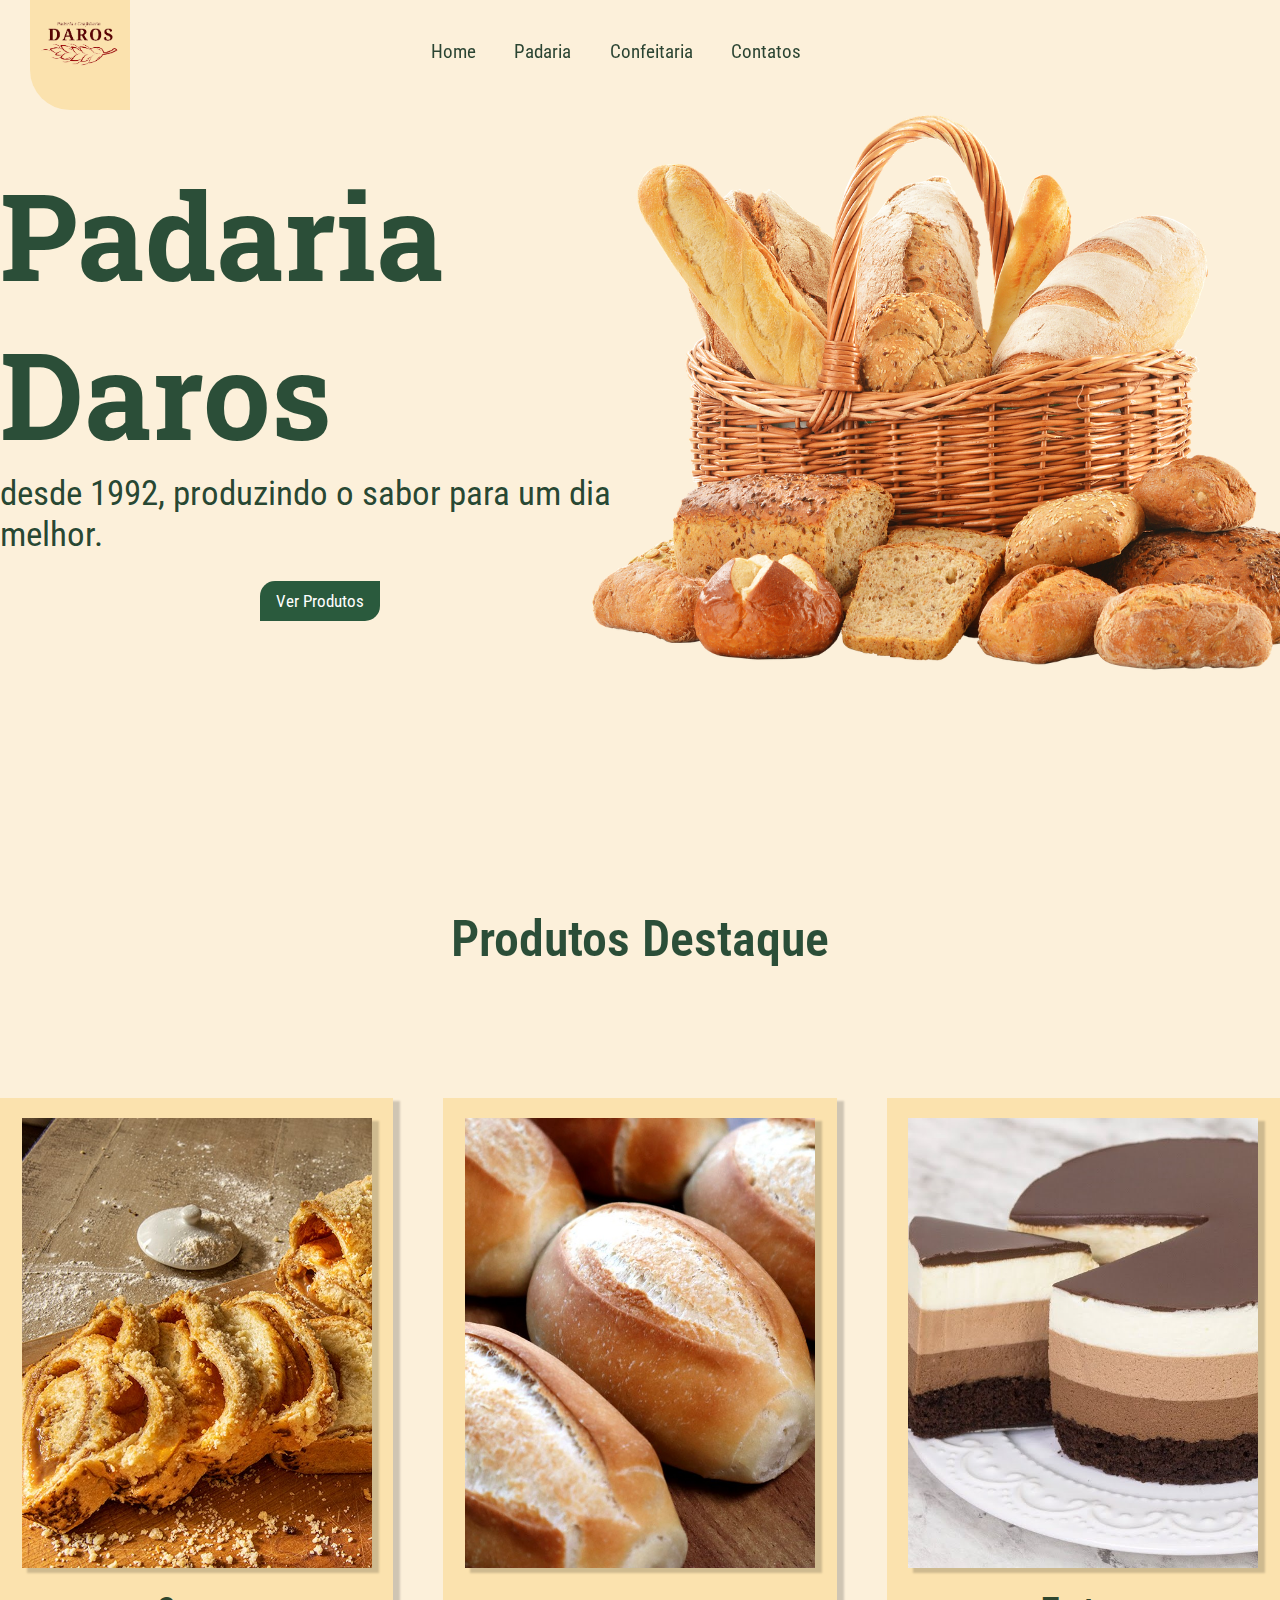
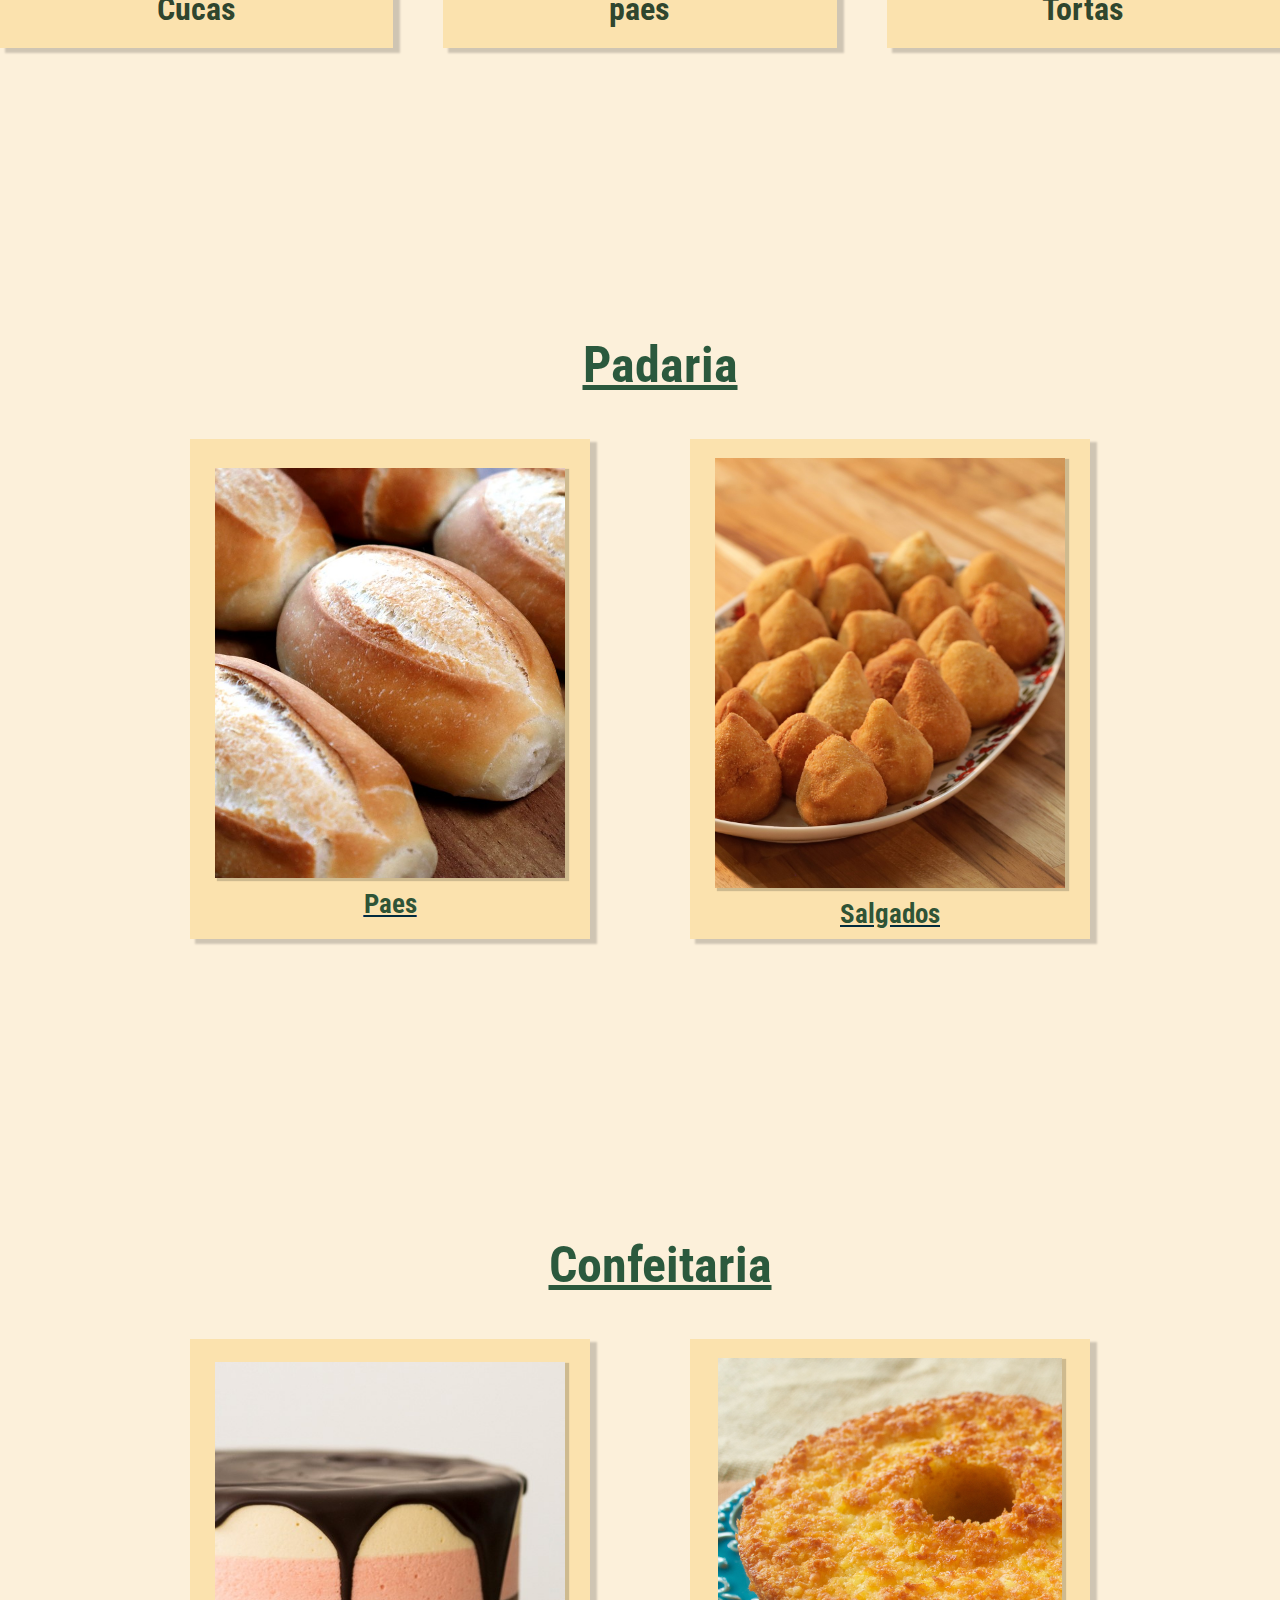
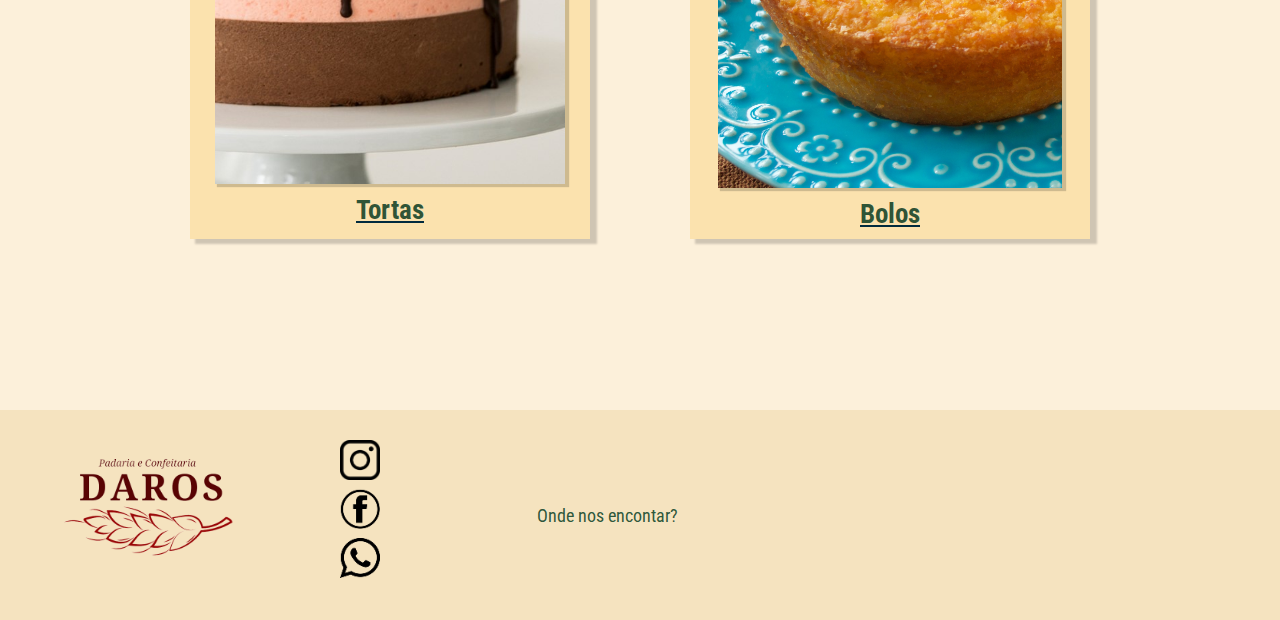
<file: index.html>
<!DOCTYPE html>
<html lang="pt-BR">

<head>
    <meta charset="UTF-8">
    <meta name="viewport" content="width=device-width, initial-scale=1.0">
    <link rel="shortcut icon" href="./images/favicon.ico" type="image/x-icon">
    <link rel="stylesheet" href="./style.css">
    <link rel="preconnect" href="https://fonts.googleapis.com">
    <link rel="preconnect" href="https://fonts.gstatic.com" crossorigin>
    <link href="https://fonts.googleapis.com/css2?family=Roboto+Condensed:wght@300;400&family=Roboto+Slab&display=swap"
        rel="stylesheet">
    <title>Padaria Daros</title>
</head>

<body>
    <header>
        <div class="logo-box">
            <img src="./images/daros-sf.png" alt="logo" class="logo-box-img">
        </div>

        <button class="hidden-menu-btn"></button>

        <div class="backdrop"></div>

        <div class="hidden-menu">

            <nav>
                <a href="#" class="hidden-links" style="animation-delay: 0.2s;">Home</a>
                <a href="#trd-section" class="hidden-links" style="animation-delay: 0.3s;">Padaria</a>
                <a href="#frt-section" class="hidden-links" style="animation-delay: 0.4s;">Confeitaria</a>
                <a href="#footer" class="hidden-links" style="animation-delay: 0.5s;">Contatos</a>
            </nav>
        </div>

        <div class="menu-bar">
            <a href="">Home</a>
            <a href="#trd-section">Padaria</a>
            <a href="#frt-section">Confeitaria</a>
            <a href="#footer">Contatos</a>
        </div>
    </header>

    <section class="fst-container">
        <div class="fst-container-left">
            <h1>Padaria Daros</h1>
            <h2>desde 1992, produzindo o sabor para um dia melhor.</h2>
            <button class="see-more">Ver Produtos</button>
        </div>

        <div class="fst-container-right">
            <img src="./images/bread-png.png" alt="bread-icon">
        </div>
    </section>

    <section class="scd-container" id="fst-link-btn">
        <p class="title-scd-container">Produtos Destaque</p>

        <div class="hot-sale-products">
            <div id="hot-products">
                <img src="./images/cucas.jpeg" alt="">
                <h1>Cucas</h1>
                <p class="hsp-main-text">Nossas cucas recheadas sao o toque especial de uma receita tradicional
                    Italiana, deliciosas de qualquer forma! </p>
            </div>

            <div id="hot-products">
                <img src="./images/paes.jpg" alt="">
                <h1>paes</h1>
                <p class="hsp-main-text">Quem nao gosta de um paozinho, afinal nao tem como nao gostar, com diversos
                    tipos de paes, seu cafe da manha fica mais saboroso!</p>
            </div>

            <div id="hot-products">
                <img src="./images/tortas.jpg" alt="">
                <h1>Tortas</h1>
                <p class="hsp-main-text">Nossas maravilhosas tortas sao o que nao pode faltar em um almoco, ou data
                    comemorativa, conte conosco para adocar sua vida!</p>
            </div>
        </div>

        <div class="carousel">
            <div class="carousel-container">
                <div class="carousel-item active paoDiBatata">
                    <img id="carousel-images-opacity" src="./images/paes.jpg" alt="Imagem 1">
                </div>
                <div class="carousel-item">
                    <img id="carousel-images-opacity" src="./images/coxinhas.jpg" alt="Imagem 2">
                </div>
                <div class="carousel-item">
                    <img id="carousel-images-opacity" src="./images/cucas.jpeg" alt="Imagem 3">
                </div>
            </div>
            <a class="carousel-prev" href="#">Anterior</a>
            <a class="carousel-next" href="#">Próximo</a>
        </div>


    </section>

    <section class="trd-container" id="trd-section">
        <h1 class="title-trd-container">Padaria</h1>
        <div class="trd-cont-products">
            <a id="trd-cont-products-box" href="./paes/paes.html">
                <img src="./images/paes.jpg" alt="bread-image">
                <h1>Paes</h1>
            </a>
            <a id="trd-cont-products-box" href="./snacks/snacks.html">
                <img src="./images/coxinhas.jpg" alt="">
                <h1>Salgados</h1>
            </a>
        </div>
    </section>

    <section class="frt-container" id="frt-section">
        <h1 class="title-frt-container">Confeitaria</h1>
        <div class="frt-cont-products">
            <a id="frt-cont-products-box" href="./cakes/cakes.html">
                <img src="./cakes-img/torta.jpg" alt="">
                <h1>Tortas</h1>
            </a>
            <a id="frt-cont-products-box" href="./cakes2/cakes2.html">
                <img src="./cakes-img/bolo.jpeg" alt="">
                <h1>Bolos</h1>
            </a>
        </div>
    </section>

    <footer id="footer">
        <a class="footer-one" href="#">
            <img src="./images/daros-sf.png" alt="prime-logo">
        </a>

        <div class="footer-two" id="footer">
            <a href="https://www.instagram.com/padariadaros/"><img src="./icons/instagram.png" alt=""></a>
            <a href="https://www.facebook.com/PADARIADAROS/?locale=pt_BR"><img src="./icons/facebook.png" alt=""></a>
            <a href=""><img src="./icons/whatsapp.png" alt=""></a>
        </div>

        <div class="footer-three" id="footer">
            <a href="https://goo.gl/maps/N2GPNHNMDuJNq7yS7">Onde nos encontar?</a>
        </div>
    </footer>
</body>
<script src="./script.js"></script>

</html>
</file>
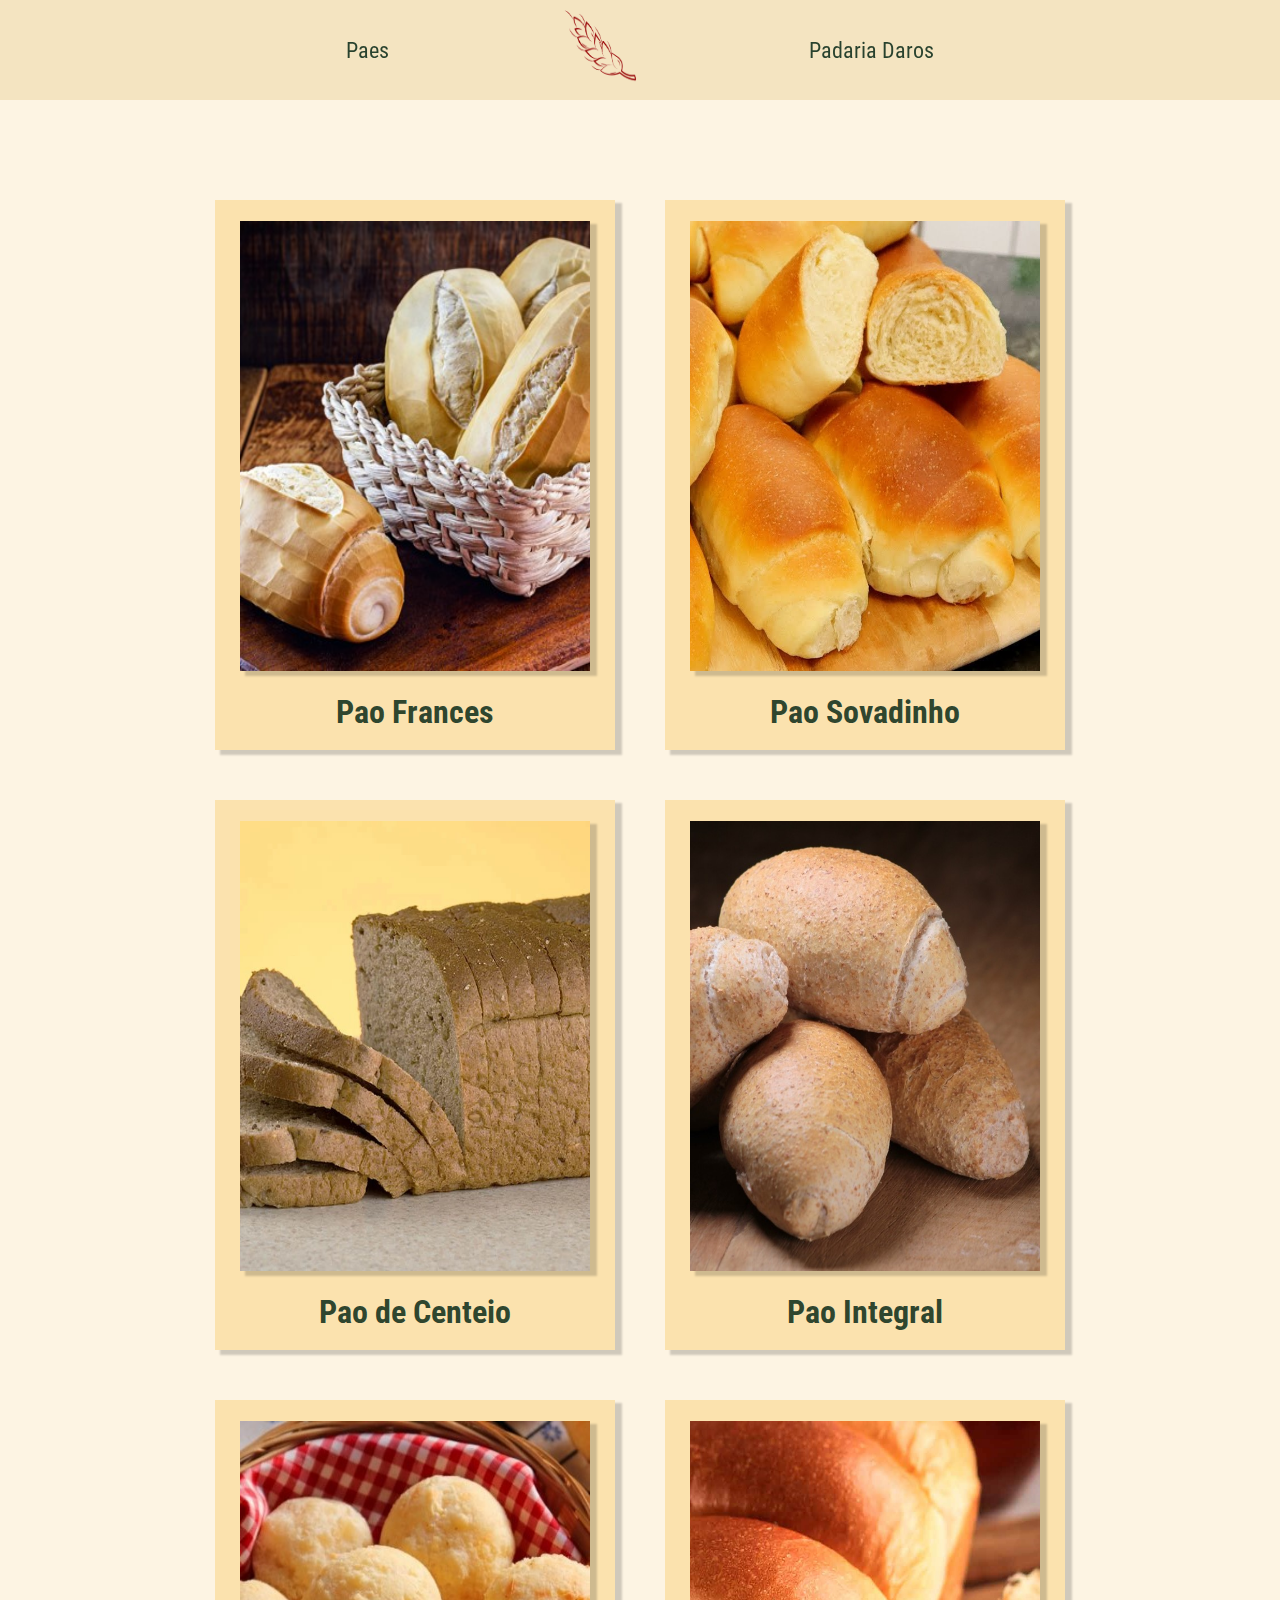
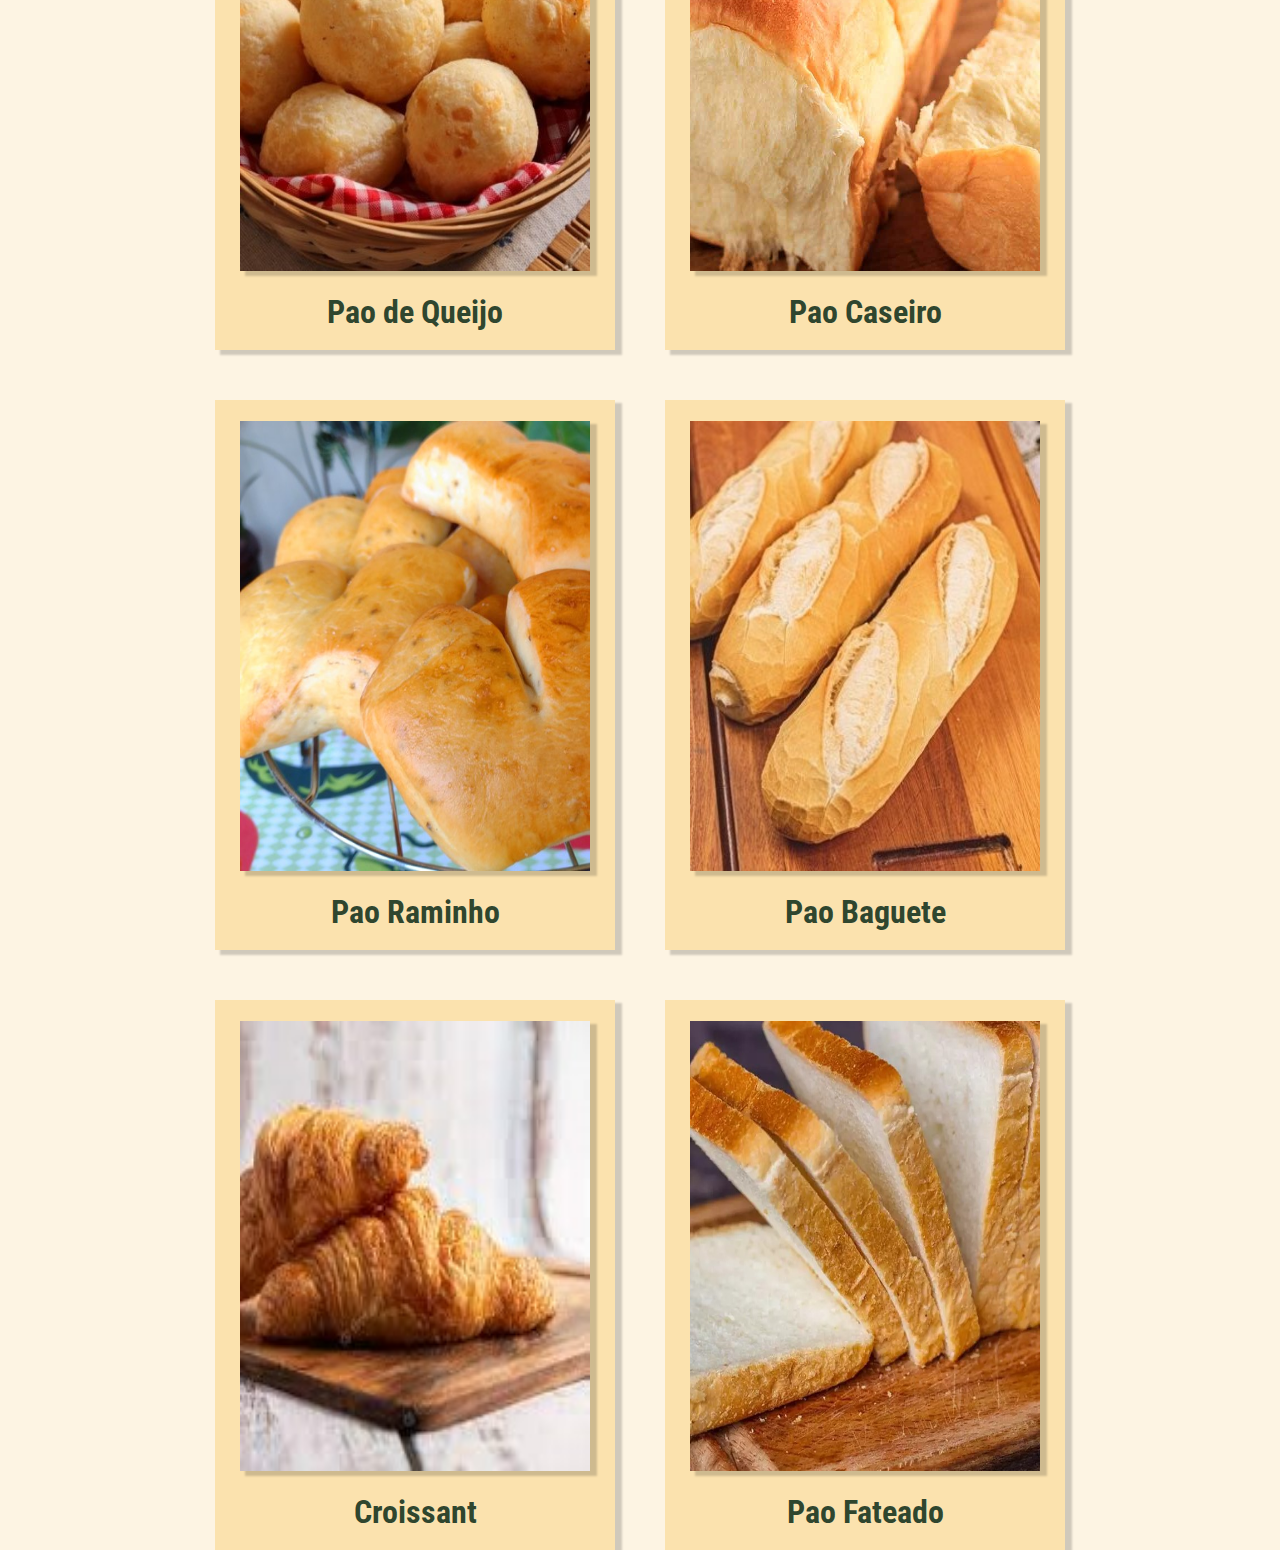
<file: paes/paes.html>
<!DOCTYPE html>
<html lang="pt-BR">
<head>
    <meta charset="UTF-8">
    <meta name="viewport" content="width=device-width, initial-scale=1.0">
    <link rel="shortcut icon" href="../images/favicon.ico" type="image/x-icon">
    <link rel="preconnect" href="https://fonts.googleapis.com">
    <link rel="preconnect" href="https://fonts.gstatic.com" crossorigin>
    <link href="https://fonts.googleapis.com/css2?family=Roboto+Condensed:wght@300;400&family=Roboto+Slab&display=swap"
        rel="stylesheet">
    <link rel="stylesheet" href="./paes.css">
    <title>Padaria Daros</title>
</head>
<body>
    <header id="header-menu">
        <p>Paes</p>
        <a href="#"><img src="../images/DarosSlimsf.png" alt="logo"></a>
        <p>Padaria Daros</p>
    </header>

    <section class="menu" id="product-menu">
        <div id="product-box">
            <img src="./img/frances.jpg" alt="">
            <p id="main-text">Lorem ipsum dolor sit amet consectetur adipisicing elit. Laudantium, praesentium a ad optio amet repellat laborum obcaecati rerum tenetur at fugiat explicabo soluta ipsam voluptatum cum eum nulla distinctio eos.</p>
            <h1>Pao Frances</h1>
        </div>
        <div id="product-box">
            <img src="./img/paozinho.jpg" alt="">
            <p id="main-text">Lorem ipsum dolor, sit amet consectetur adipisicing elit. Aliquam perspiciatis tempora explicabo culpa cupiditate amet ducimus, porro, debitis dicta officia, assumenda asperiores? Consequatur temporibus enim facilis laborum rerum velit ipsum.</p>
            <h1>Pao Sovadinho</h1>
        </div>
        <div id="product-box">
            <img src="./img/centeio.jpg" alt="">
            <p id="main-text">Lorem ipsum dolor sit amet consectetur adipisicing elit. Id dolorem laboriosam ipsum sint nam, provident recusandae nesciunt minus. Cum corrupti vero, quas dicta deserunt reprehenderit quod quisquam perspiciatis aspernatur explicabo.</p>
            <h1>Pao de Centeio</h1>
        </div>
        <div id="product-box">
            <img src="./img/integral.jpeg" alt="">
            <p id="main-text">Lorem ipsum dolor sit amet consectetur adipisicing elit. Tempora nam reiciendis obcaecati fuga perferendis fugiat dolore, molestiae nisi, repudiandae et quae. Quidem quae culpa dolorem autem. Omnis optio odit esse.</p>
            <h1>Pao Integral</h1>
        </div>
        <div id="product-box">
            <img src="./img/pao de queijo.jpg" alt="">
            <p id="main-text">Lorem ipsum dolor sit amet, consectetur adipisicing elit. Iure repudiandae nesciunt magnam consequuntur magni mollitia temporibus recusandae accusantium incidunt soluta iste quod provident harum rem, quisquam optio ad exercitationem dolor!</p>
            <h1>Pao de Queijo</h1>
        </div>
        <div id="product-box">
            <img src="./img/caseiro.jpg" alt="">
            <p id="main-text">Lorem ipsum, dolor sit amet consectetur adipisicing elit. Iste quod neque quae, iusto dicta cumque consequuntur distinctio adipisci doloribus, porro quaerat, quos eum. Placeat fuga voluptatem nulla eveniet consectetur quidem?</p>
            <h1>Pao Caseiro</h1>
        </div>
        <div id="product-box">
            <img src="./img/raminho.jpg" alt="">
            <p id="main-text">Lorem, ipsum dolor sit amet consectetur adipisicing elit. Eaque vero optio recusandae possimus at! Perspiciatis quae labore neque eius, similique aut dicta architecto consequuntur, iure deleniti possimus laudantium quod dolore.</p>
            <h1>Pao Raminho</h1>
        </div>
        <div id="product-box">
            <img src="./img/baguete.jpg" alt="">
            <p id="main-text">Lorem ipsum dolor sit amet consectetur, adipisicing elit. Eligendi ex praesentium ullam doloremque repellendus maiores eveniet non esse ipsum labore at consequatur magnam nesciunt dolores, sapiente nobis cupiditate eaque! Aspernatur?</p>
            <h1>Pao Baguete</h1>
        </div>
        <div id="product-box">
            <img src="./img/croissant.jpeg" alt="">
            <p id="main-text">Lorem ipsum dolor sit amet consectetur adipisicing elit. Tempora nam, dignissimos earum natus consectetur at iusto saepe facere, quibusdam perferendis molestiae ea id nesciunt, odio perspiciatis. Vero excepturi quo illo!</p>
            <h1>Croissant</h1>
        </div>
        <div id="product-box">
            <img src="./img/forma.jpg" alt="">
            <p id="main-text">Lorem ipsum dolor sit amet consectetur adipisicing elit. Laborum aspernatur nam quae magnam minus omnis commodi architecto iusto dolores. Eum earum explicabo ea quasi maiores fugiat non voluptatem ad reprehenderit?</p>
            <h1>Pao Fateado</h1>
        </div>
    </section>
</body>
</html>
</file>
<file: style.css>
@keyframes temporizer {
    from {
        color: #000000;
    }

    to {
        color: #488b6ad5;
    }
}


* {
    margin: 0;
    padding: 0;
    box-sizing: border-box;
    font-family: 'Roboto Condensed', sans-serif;
}

HTML {
    scroll-behavior: smooth;
}

body {
    background-color: #fcf0da;
}

/*responsive header*/

.hidden-menu-btn {
    border: 0;
    display: grid;
    place-items: center;
    display: none;
}

/*header menu config*/

header {
    width: 100vw;
    display: flex;
    top: 0;
    position: fixed;
    z-index: 999;
    transition: margin-top 0.3s ease;
    background-color: inherit;
}

.logo-box {
    width: 100px;
    height: 110px;
    background-color: #fbe2ae;
    margin-left: 30px;
    border-bottom-left-radius: 40px;
    transition: margin-top 0.3s ease;
}

.logo-box-img {
    width: 90px;
    margin-left: 5px;
}

.menu-bar {
    position: fixed;
}

.menu-bar {
    margin: 40px;
    display: flex;
    justify-content: center;
    gap: 3vw;
    width: 90vw;
}

.menu-bar a {
    color: #002211d5;
    font-size: 19px;
    text-decoration: none;
    position: relative;
}

.menu-bar a::after {
    content: " ";
    width: 0%;
    height: 2px;
    background-color: #00391cd5;
    position: absolute;
    bottom: 0;
    left: 0;
    transition: 0.35s ease-in-out;
}

.menu-bar a:hover {
    animation-name: temporizer;
    animation-duration: 0.4s;
    color: #488b6ad5;
}

.menu-bar a:hover::after {
    width: 100%;
}

/*first container*/

.fst-container {
    margin-top: 100px;
    width: 100vw;
    height: 90vh;
    display: flex;
}

.fst-container-left {
    width: 50vw;
    display: flex;
    flex-direction: column;
    justify-content: center;
    align-items: center;
    margin-bottom: 300px;
}

.fst-container-left h1 {
    font-family: 'Roboto Slab', serif;
    font-size: 120px;
    color: #002d17d4;
}

.fst-container-left h2 {
    color: #002914da;
    font-weight: 400;
    font-size: 35px;
}

.fst-container-left button {
    position: absolute;
    bottom: 31%;
    width: 120px;
    height: 40px;
    border: none;
    background-color: #003c1ed5;
    color: #ffffff;
    border-top-left-radius: 15px;
    border-bottom-right-radius: 15px;
    cursor: pointer;
    font-size: 17px;
    font-weight: 300px;
}

.fst-container-left button:hover {
    transform: scale(0.97);
}

.fst-container-right {
    width: 50vw;
    display: flex;
    justify-content: center
}

.fst-container-right img {
    width: 800px;
    height: 600px;
}

/*second part of the website*/

.scd-container {
    height: 100vh;
    width: 100vw;
    display: flex;
    flex-direction: column;
    align-items: center;
    position: relative;
}

.title-scd-container {
    color: #002d17d4;
    font-weight: 600;
    font-size: 50px;
}

.hot-sale-products {
    width: 100vw;
    height: 90vh;
    display: flex;
    gap: 50px;
    align-items: center;
    justify-content: center;
}

#hot-products {
    background-color: #fbe2ae;
    position: relative;
    width: 400px;
    height: 550px;
    display: flex;
    flex-direction: column;
    justify-content: center;
    align-items: center;
    box-shadow: 6px 4px 2px 1px #0000002d;
}

#hot-products h1 {
    position: absolute;
    bottom: 20px;
    color: #002211d5;
}

.hsp-main-text {
    display: none;
    text-align: center;
}

#hot-products img {
    max-width: 350px;
    max-height: 450px;
    height: 550px;
    position: absolute;
    top: 20px;
    box-shadow: 6px 4px 2px 1px #0000002d;
}

#hot-products:hover {
    transition: 0.3s;
    height: 600px;
    width: 420px;
    ;
}

#hot-products:hover img {
    transition: 0.5s;
    max-width: 220px;
    max-height: 250px;
    position: absolute;
    top: -30px;
}

#hot-products:hover .hsp-main-text {
    transition: 0.5s;
    display: block;
    margin-top: 100px;
    width: 240px;
    color: #013018d5;
    font-size: 23px;
}

/*carousel*/

.carousel {
    display: none;
}

/*third part of the website*/

.trd-container {
    height: 100vh;
    width: 100vw;
    display: flex;
    flex-direction: column;
    align-items: center;
    justify-content: center;
}

.title-trd-container {
    position: relative;
    bottom: 5vh;
    font-size: 50px;
    color: #013b1ed5;
    text-decoration: underline;
    margin-left: 40px;
}

.trd-cont-products {
    display: flex;
    gap: 100px;
}

#trd-cont-products-box {
    width: 400px;
    height: 500px;
    background-color: #fbe2ae;
    display: flex;
    justify-content: center;
    align-items: center;
    flex-direction: column;
    box-shadow: 6px 4px 2px 1px #0000002d;
}

#trd-cont-products-box img {
    max-width: 350px;
    max-height: 430px;
    box-shadow: 3px 2px 1px 1px #0000002d;
}

#trd-cont-products-box h1 {
    font-size: 27px;
    position: relative;
    bottom: -2%;
    color: #01341bd4;
    text-decoration: underline;
}

.carousel-bakery {
    display: none;
}

/*fourth page*/

.frt-container {
    height: 100vh;
    width: 100vw;
    display: flex;
    flex-direction: column;
    align-items: center;
    justify-content: center;
}

.title-frt-container {
    position: relative;
    bottom: 5vh;
    font-size: 50px;
    color: #013b1ed5;
    text-decoration: underline;
    margin-left: 40px;
}

.frt-cont-products {
    display: flex;
    gap: 100px;
}

#frt-cont-products-box {
    width: 400px;
    height: 500px;
    background-color: #fbe2ae;
    display: flex;
    justify-content: center;
    align-items: center;
    flex-direction: column;
    box-shadow: 6px 4px 2px 1px #0000002d;
}

#frt-cont-products-box img {
    max-width: 350px;
    max-height: 430px;
    box-shadow: 3px 2px 1px 1px #0000002d;
}

#frt-cont-products-box h1 {
    font-size: 27px;
    position: relative;
    bottom: -2%;
    color: #01341bd4;
    text-decoration: underline;
}

/*footer*/

footer {
    display: flex;
    background-color: #f3e0b8cd;
}

.footer-one img {
    width: 200px;
    margin-left: 50px;
}

.footer-two {
    height: 180px;
    display: flex;
    flex-direction: column;
    margin-left: 7%;
    margin-top: 30px;
    gap: 5px;
}

.footer-two img {
    width: 40px;
    height: 40px;
}

.footer-three {
    margin-left: 10%;
    width: 200px;
    display: flex;
    justify-content: center;
    align-items: center;
}

.footer-three a {
    color: #00391cd5;
    text-decoration: none;
    font-size: 18px;
}

/*coisas que eu esqueci onde seria*/

.hidden-menu {
    display: none;
}

/*responsivity*/


@media only screen and (max-width: 400px) {
    /* Header */

    .logo-box {
        display: none;
    }

    .fst-container-left h1 {
        position: relative;
        top: -30px;
        display: flex;
        text-align: center;
    }

    .fst-container-right img {}

    .hidden-menu-btn {
        display: flex;
        position: fixed;
        top: 20px;
        right: 40px;
        width: 40px;
        height: 40px;
        background-image: url('./icons/menuPng.png');
        background-color: transparent;
        background-size: cover;
        cursor: pointer;
        z-index: 3;
    }

    body.open .hidden-menu-btn {
        background-image: url('./icons/closepng.png');
    }

    .hidden-menu {
        position: fixed;
        display: grid;
        inset: 0;
        place-items: center;
        z-index: 2;
    }

    .hidden-menu nav {
        display: flex;
        flex-direction: column;
        justify-content: center;
        justify-items: center;
        gap: 25px;
        visibility: hidden;
    }

    body.open .hidden-menu nav {
        visibility: visible;
    }

    .hidden-menu nav a {
        text-decoration: none;
        font-size: 28px;
        font-weight: 700;
        color: white;
        padding: 10px 20px;
        text-align: center;
        opacity: 1;
        transition: 0.25s;
    }

    body.open .hidden-menu a {
        animation: show 0.3s backwards;
    }

    .hidden-menu nav:hover a:not(:hover) {
        opacity: 0.5;
    }

    @keyframes show {
        0% {
            opacity: 0;
            translate: 0 -30px;
        }

        100% {
            opacity: 1;
            translate: 0 0;
        }
    }

    .backdrop {
        position: fixed;
        top: 20px;
        left: 20px;
        height: 100vh;
        aspect-ratio: 1/1;
        translate: -50 -50;
        scale: 0;
        opacity: 0;
        background-color: rgba(0, 0, 0, 0.8);
        border-radius: 50%;
        z-index: 1;
        transition: all 0.6s;
    }

    body.open .backdrop {
        opacity: 1;
        scale: 5;
    }

    .menu-bar {
        display: none;
    }

    /* First Container */
    .fst-container {
        flex-direction: column;
        align-items: center;
    }

    .fst-container-left {
        margin-bottom: 50px;
    }

    .fst-container-left h1 {
        font-size: 80px;
    }

    .fst-container-left h2 {
        font-size: 25px;
        text-align: center;
        margin-bottom: 20px;
    }

    .fst-container-left button {
        bottom: 5%;
    }

    .fst-container-right img {
        width: 300px;
        height: 225px;
    }

    /*carousel*/

    .title-scd-container {
        position: relative;
        top: 30%;
    }

    .carousel {
        display: flex;
        align-items: center;
        flex-direction: column;
        position: relative;
        width: 100%;
        height: 100vh;
        overflow: hidden;
    }

    .carousel-container {
        display: flex;
        flex-direction: row;
        width: 300%;
        transition: transform 0.5s ease-in-out;
    }

    .paoDiBatata {
        position: relative;
        right: -99.9999%;
    }

    .carousel-prev {
        left: 20%;
    }

    .carousel-next {
        right: 20%;
    }

    .carousel-item {
        display: flex;
        justify-content: center;
        flex: 0 1 33.33%;
    }

    .carousel-prev,
    .carousel-next {
        position: absolute;
        top: 75%;
        transform: translateY(-50%);
        background-color: #00391cd5;
        border-radius: 10px;
        color: #fff;
        padding: 10px 20px;
        text-decoration: none;
        box-shadow: 0 2px 4px 2px rgba(0, 0, 0, 0.269);
    }

    .carousel-item img {
        width: 230px;
        height: 300px;
        position: relative;
        top: 70%;
        border-radius: 8px;
        box-shadow: 0 2px 4px 2px rgba(0, 0, 0, 0.269);
        z-index: 2;
    }

    /*ate aq*/

    .hot-sale-products {
        display: none;
    }

    /* Second Container */
    .title-scd-container {
        top: 10%;
        position: relative;
        font-size: 30px;
    }

    .hot-sale-products {
        flex-direction: column;
        align-items: center;
        gap: 30px;
    }

    #hot-products {
        width: 80vw;
        height: auto;
    }

    #hot-products img {
        max-width: 100%;
        max-height: 100%;
        height: auto;
    }

    #hot-products:hover {
        height: auto;
        width: 90vw;
    }

    #hot-products:hover img {
        max-width: 150px;
        max-height: 170px;
        top: -15px;
    }

    /*responivity*/

    #hot-products:hover .hsp-main-text {
        margin-top: 50px;
        font-size: 18px;
    }

    /* Third Container */


    .trd-container,
    .frt-container {}

    .title-trd-container,
    .title-frt-container {
        margin: 0;
        font-size: 40px;
        text-decoration: none;
    }

    .trd-cont-products,
    .frt-cont-products {
        flex-direction: column;
        gap: 30px;
    }

    #trd-cont-products-box,
    #frt-cont-products-box {
        width: 60vw;
        height: 300px;
    }

    #trd-cont-products-box img,
    #frt-cont-products-box img {
        max-width: 80%;
        height: 200px;
        height: auto;
    }

    /* Footer */
    footer {
        flex-direction: column;
        align-items: center;
        justify-content: center;
    }

    .footer-one img {
        width: 150px;
        position: relative;
        right: 13.5%;
    }

    .footer-two {
        flex-direction: row;
        margin: 10px;
        position: relative;
        top: 40px;
    }

    .footer-three {
        position: relative;
        margin: 10px;
        bottom: 50px;
    }
}
</file>
<file: paes/paes.css>
@keyframes temporizer {
    from {
        color: #000000;
    }

    to {
        color: #488b6ad5;
    }
}

*{
    box-sizing: border-box;
    margin: 0;
    padding: 0;
    font-family: 'Roboto Condensed', sans-serif;
}

html{
    scroll-behavior: smooth;
}

body{
    background-color: #fcf0dac1;
}

/*head menu*/

header {
    width: 100vw;
    display: flex;
    justify-content: center;
    align-items: center;
    top: 0;
    position: fixed;
    gap: 10rem;
    color: #002211d5;
    font-size: 22px;
    background-color: #f2e1bbda;
    height: 100px;
    z-index: 1;
}

header img{
    width: 100px;
    height: 100px;
}

/*body*/

.menu{
    position: relative;
    top: 200px;
    width: 100vw;
    height: 90vh;
    display: flex;
    align-items: center;
    justify-content: center ;
    flex-wrap: wrap;
    gap: 50px;
}

#product-box{
    background-color: #fbe2ae;
    width: 400px;
    height: 550px;
    display: flex;
    flex-direction: column;
    justify-content: center;
    align-items: center;
    box-shadow: 6px 4px 2px 1px #0000002d;
}

#product-box img{
    max-width: 350px;
    max-height: 450px;
    height: 550px;
    position: relative;
    top: -10px;
    box-shadow: 6px 4px 2px 1px #0000002d;
}

#main-text{
    display: none;
}

#product-box h1{
   color: #002211d5; 
   position: relative;
   bottom: -12px;
}

/*hover efect*/

#product-box:hover{
    transition: 0.4s;
    height: 570px;
    width: 410px;
}

#product-box:hover img{
    display: none;
}

#product-box:hover p{
    height: 300px;
    width: 300px;
    font-size: 23px;
    display: flex;
    text-align: center;
    border: 1px solid #795e4cd1;
}

#product-box:hover h1{
    position: relative;
    bottom: -90px;
}


/*responsivity*/


@media only screen and (max-width: 400px){

    #product-box{
        height: 400px;
        width: 300px;
    }

    #product-box h1{
        color: #002211d5; 
        position: relative;
        bottom: 7px;
     }

    #product-box img{
        height: 350px;
        width: 280px;
        max-width: 280px;
        max-height: 350px;
    }
}
</file>
